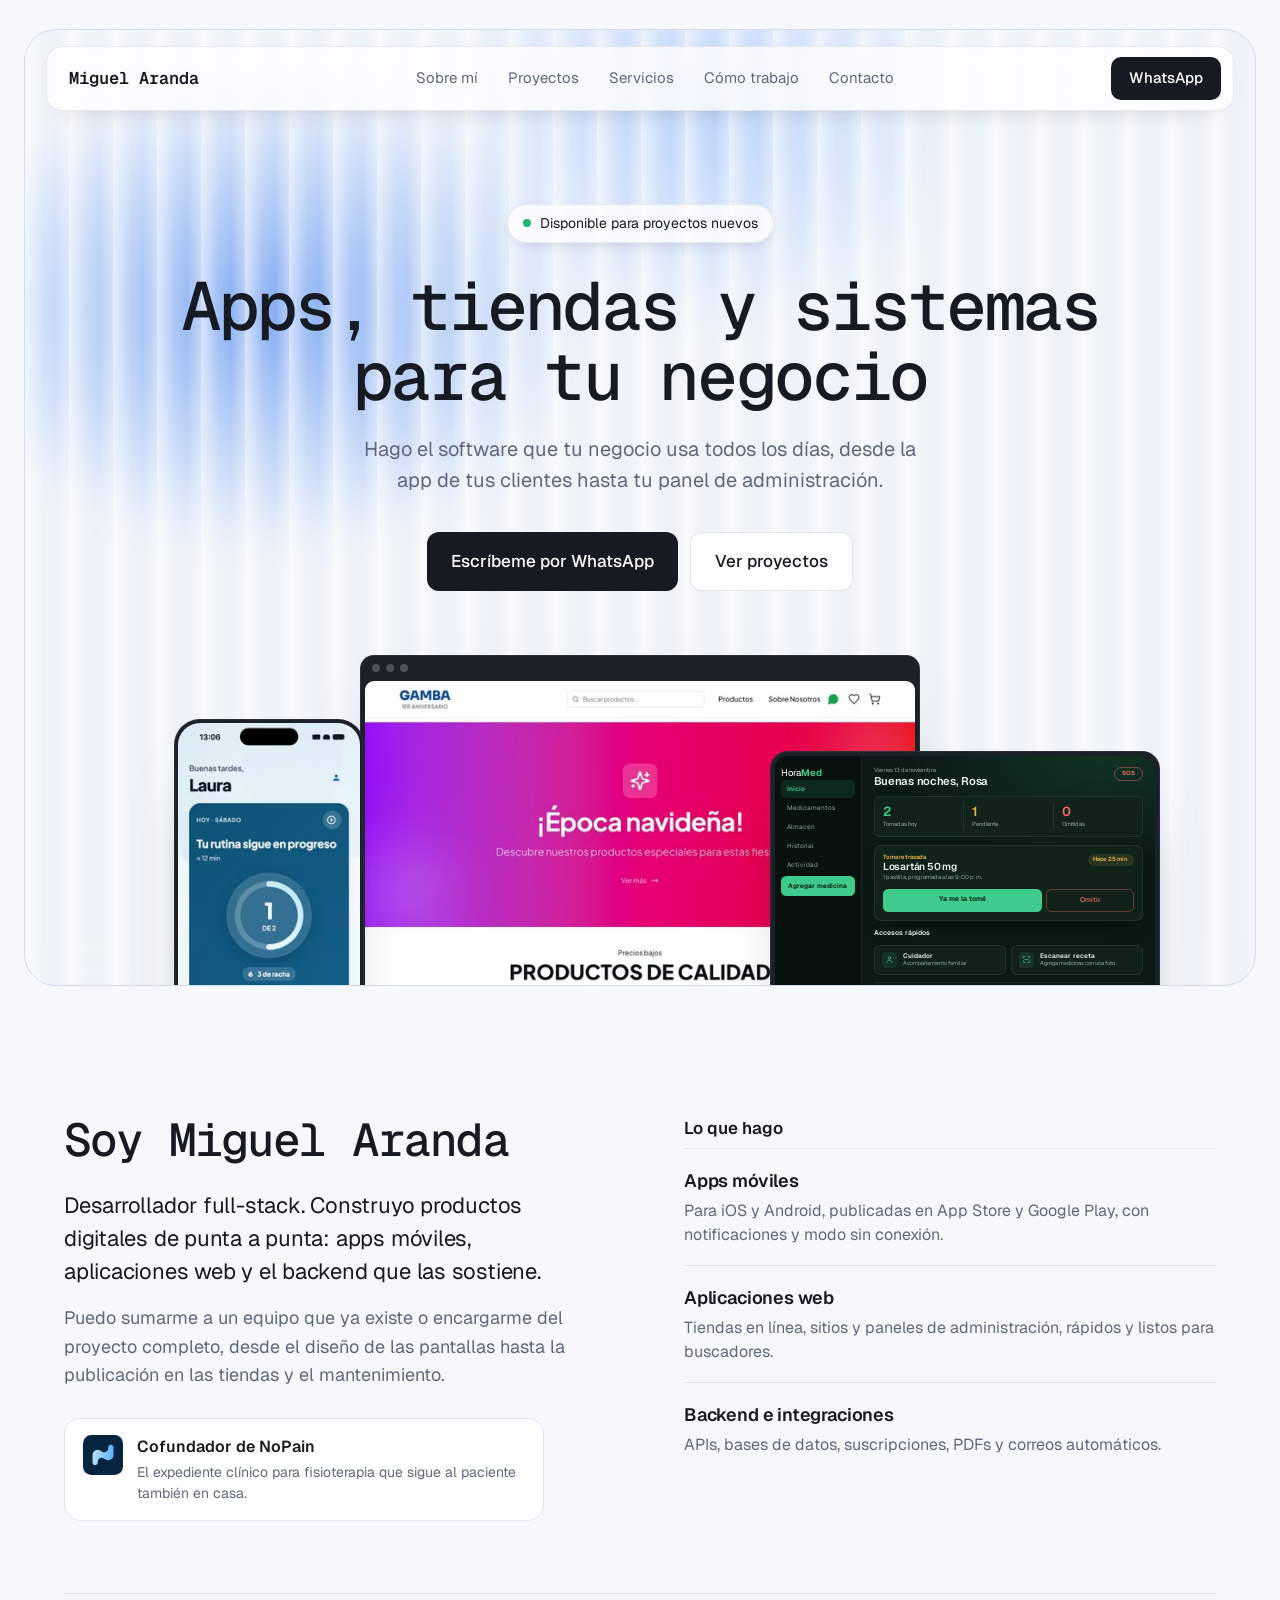
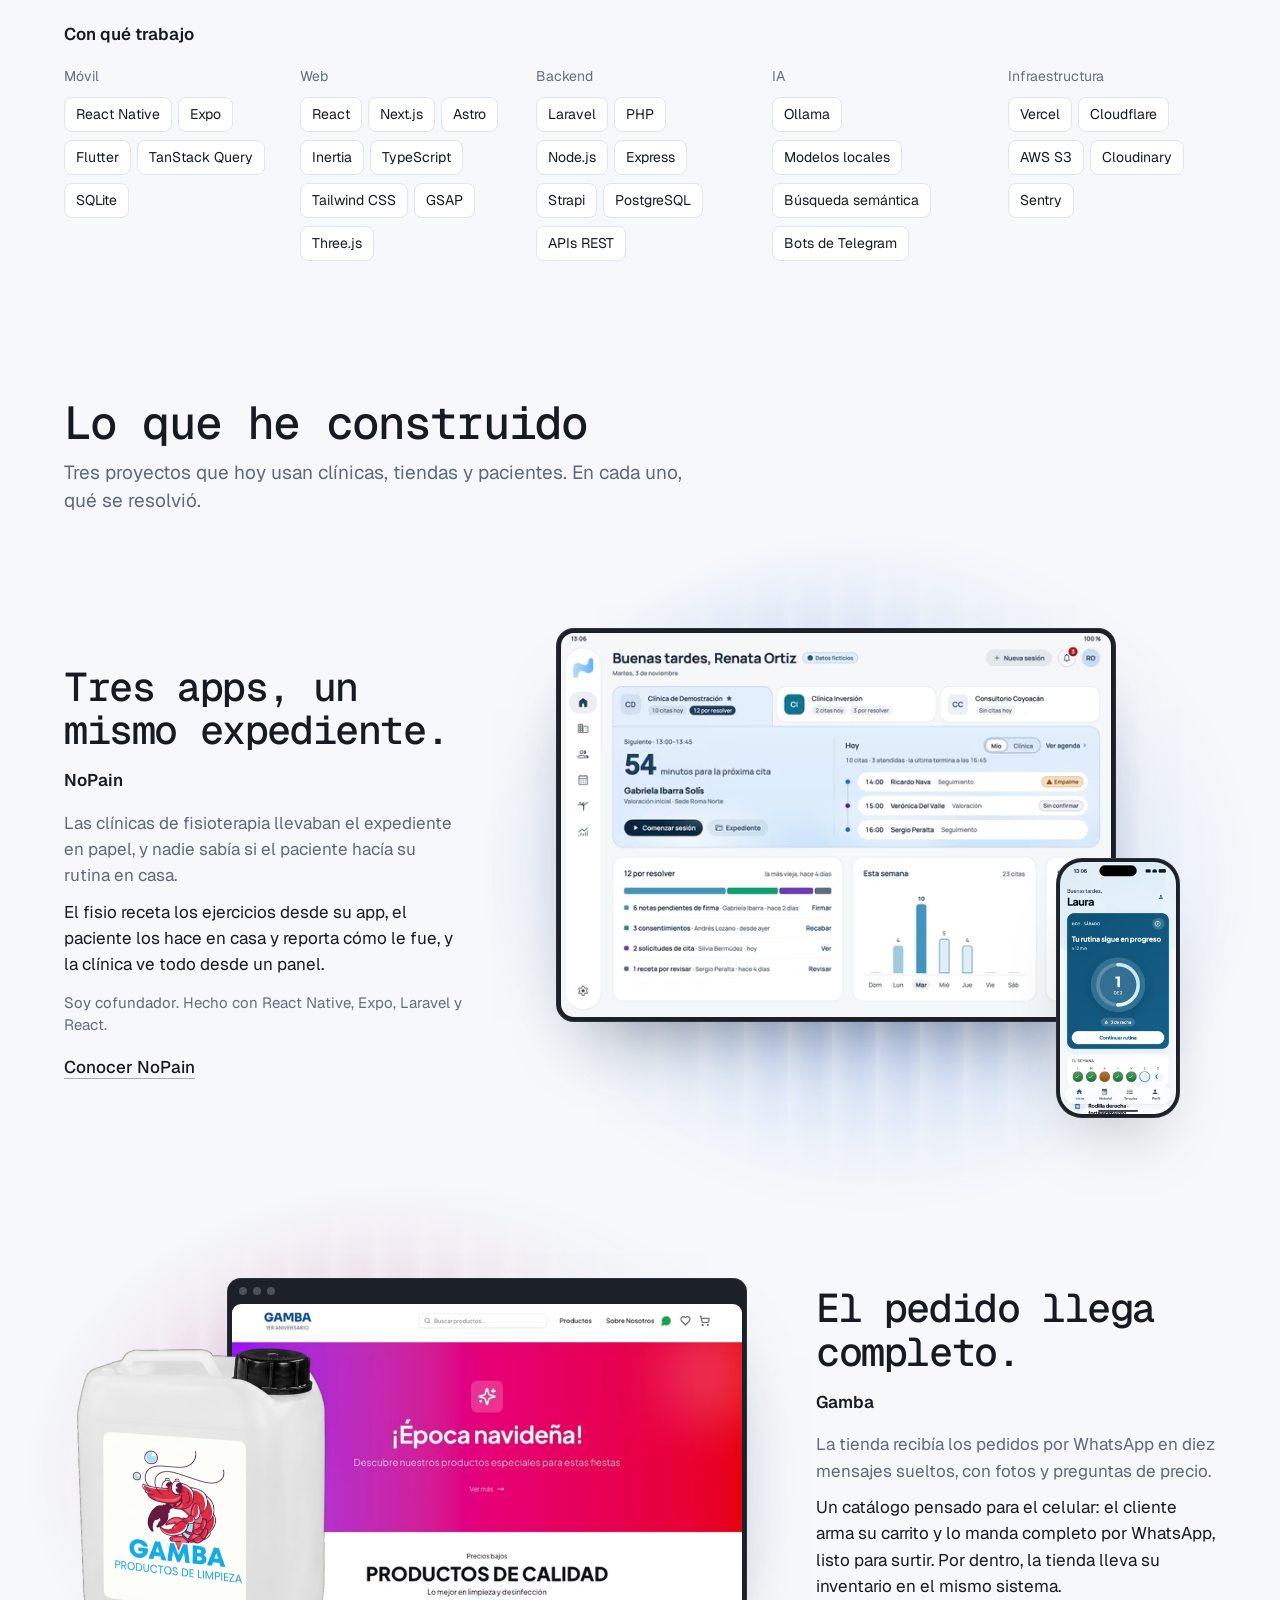
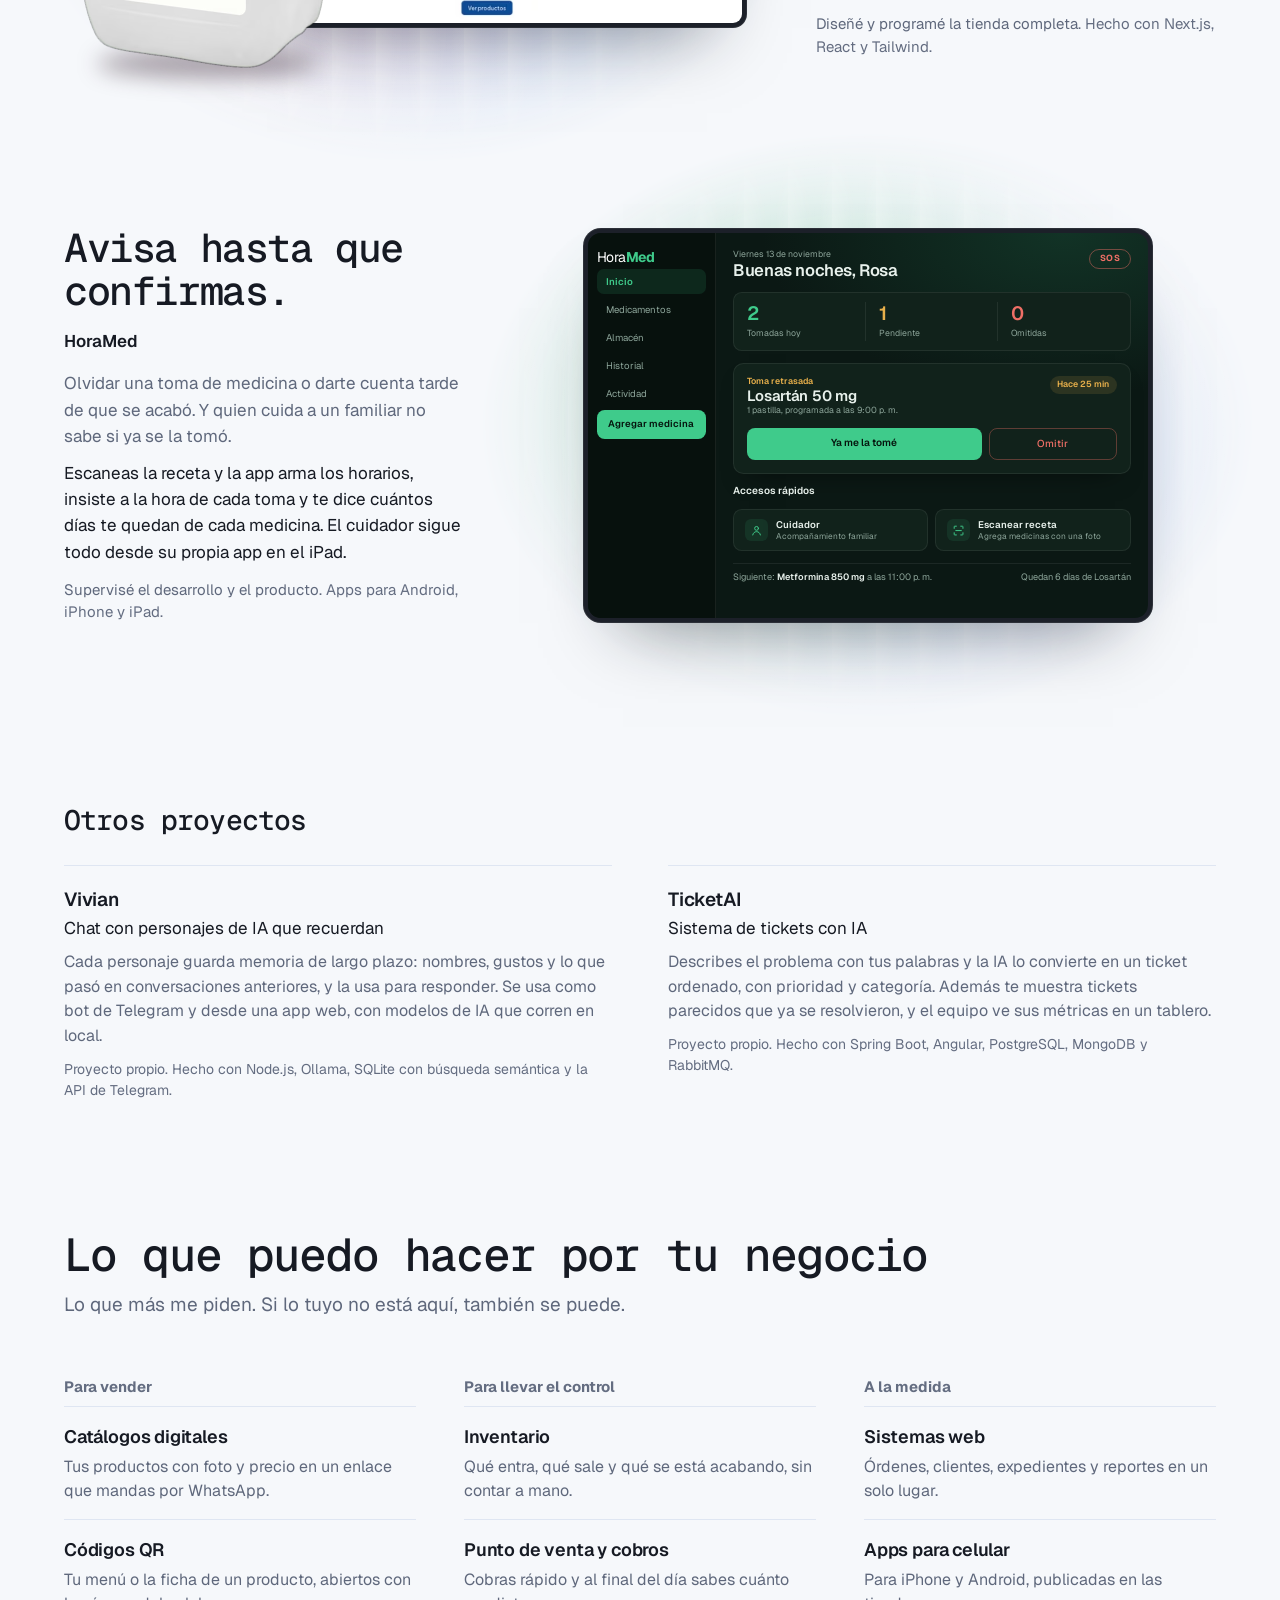
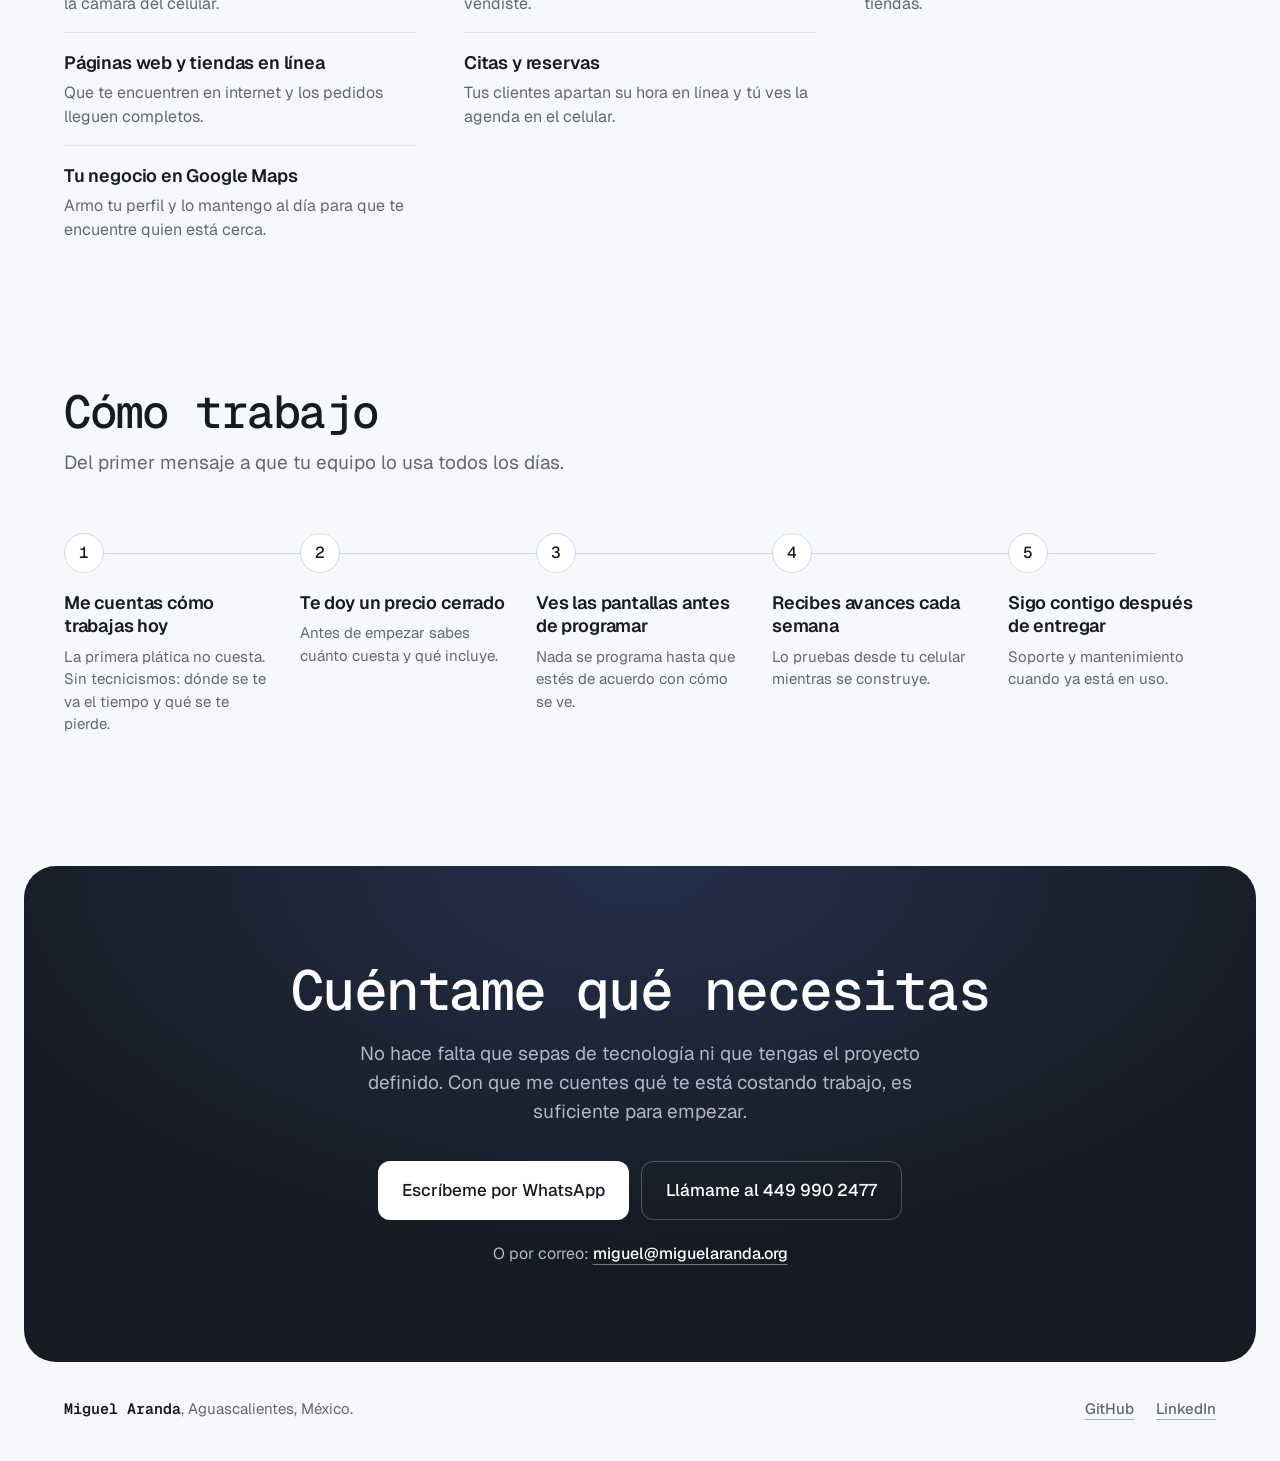
<file: index.html>
<!doctype html>
<html lang="es">
<head>
<meta charset="utf-8">
<meta name="viewport" content="width=device-width, initial-scale=1">
<title>Miguel Aranda — Sistemas y digitalización</title>
<meta name="description" content="Desarrollador full-stack en Aguascalientes, México. Apps móviles, tiendas en línea, sistemas web y el backend que los sostiene.">
<link rel="icon" href="data:image/svg+xml,<svg xmlns='http://www.w3.org/2000/svg' viewBox='0 0 100 100'><text y='.9em' font-size='90'>M</text></svg>">

<meta property="og:type" content="website">
<meta property="og:title" content="Miguel Aranda — Sistemas y digitalización">
<meta property="og:description" content="Apps, tiendas y sistemas para tu negocio. Desarrollador full-stack en Aguascalientes, México.">
<meta property="og:url" content="https://miguelaranda.org/">
<meta property="og:locale" content="es_MX">
<meta name="theme-color" content="#F6F8FB">

<link rel="preconnect" href="https://fonts.googleapis.com">
<link rel="preconnect" href="https://fonts.gstatic.com" crossorigin>
<link rel="stylesheet" href="https://fonts.googleapis.com/css2?family=Geist:wght@400..700&family=Geist+Mono:wght@400..600&display=swap">

<style>
  :root {
    --fondo:#F6F8FB;
    --hielo:#EEF3FA;
    --tinta:#161A23;
    --gris:#5F687C;
    --gris-suave:#646D81;
    --linea:#DFE6F2;
    --azul:#4F7FE0;
    --verde:#22B573;
    --marco:#1C2029;
    --mono:'Geist Mono',ui-monospace,monospace;
    --sans:Geist,system-ui,-apple-system,'Segoe UI',sans-serif;
  }
  *,*::before,*::after { box-sizing:border-box; }
  html { scroll-behavior:smooth; scroll-padding-top:96px; -webkit-text-size-adjust:100%; }
  body { margin:0; background:var(--fondo); color:var(--tinta); font-family:var(--sans); font-size:17px; line-height:1.5; -webkit-font-smoothing:antialiased; }
  h1,h2,h3,p,ol,ul { margin:0; }
  ol,ul { padding:0; list-style:none; }
  a { color:inherit; }
  img { display:block; max-width:100%; }
  :focus-visible { outline:2px solid var(--azul); outline-offset:3px; border-radius:6px; }

  .pagina { max-width:1280px; margin:0 auto; padding:24px 24px 32px; overflow-x:clip; }
  .seccion { padding:130px 40px 0; }
  .titulo { font-family:var(--mono); font-weight:500; font-size:46px; letter-spacing:-.04em; line-height:1.05; }
  .bajada { margin:12px 0 56px; max-width:40rem; font-size:19px; color:var(--gris); }
  .lnk { font-weight:500; text-underline-offset:5px; text-decoration-color:rgba(22,26,35,.35); }
  .lnk:hover { text-decoration-color:currentColor; }
  .btn { display:inline-flex; align-items:center; justify-content:center; text-decoration:none; font-weight:500; font-size:17px; border-radius:12px; padding:16px 24px; transition:transform .2s ease, box-shadow .2s ease; }
  .btn:hover { transform:translateY(-1px); }
  .btn-tinta { background:var(--tinta); color:#fff; }
  .btn-claro { background:rgba(255,255,255,.8); border:1px solid rgba(22,26,35,.1); }

  /* ---------- Menú pegado ---------- */
  .menu { position:sticky; top:12px; z-index:50; margin:22px 22px -82px; display:flex; align-items:center; justify-content:space-between; gap:12px;
    background:rgba(255,255,255,.75); border:1px solid rgba(22,26,35,.08); border-radius:16px; padding:10px 12px 10px 22px;
    -webkit-backdrop-filter:blur(10px); backdrop-filter:blur(10px); box-shadow:0 10px 30px -22px rgba(22,26,35,.4); }
  .menu-nombre { font-family:var(--mono); font-weight:600; font-size:17px; text-decoration:none; white-space:nowrap; }
  .menu-links { display:flex; gap:6px; font-size:15px; color:var(--gris); }
  .menu-links a { text-decoration:none; padding:7px 12px; border-radius:9px; white-space:nowrap; transition:background .2s ease, color .2s ease; }
  .menu-links a:hover { color:var(--tinta); }
  .menu-links a[aria-current="true"] { background:#E6EEFC; color:var(--tinta); font-weight:500; }
  .menu-wa { text-decoration:none; background:var(--tinta); color:#fff; border-radius:10px; padding:10px 18px; font-size:15px; font-weight:500; white-space:nowrap; }

  /* ---------- Portada: vidrio acanalado ---------- */
  .portada { position:relative; border-radius:32px; overflow:hidden; background:var(--hielo); border:1px solid #CFDCF2; padding:174px 22px 0; min-height:900px; }
  .luz { position:absolute; border-radius:50%; pointer-events:none; animation:deriva 14s ease-in-out infinite alternate; }
  .vidrio { position:absolute; inset:0; pointer-events:none;
    background:repeating-linear-gradient(90deg,rgba(255,255,255,.62) 0px,rgba(255,255,255,.12) 18px,rgba(255,255,255,0) 30px,rgba(255,255,255,.38) 44px);
    -webkit-backdrop-filter:blur(22px); backdrop-filter:blur(22px); }
  .portada-texto { position:relative; text-align:center; }
  .pill { display:inline-flex; align-items:center; gap:9px; background:rgba(255,255,255,.75); border:1px solid rgba(22,26,35,.08); border-radius:999px; padding:8px 15px; font-size:14px; box-shadow:0 6px 18px -10px rgba(22,26,35,.25); }
  .punto { width:8px; height:8px; border-radius:50%; background:var(--verde); }
  .portada h1 { font-family:var(--mono); font-weight:500; font-size:68px; line-height:1.04; letter-spacing:-.04em; margin:28px 0 22px; }
  .portada-bajada { font-size:20px; line-height:1.55; color:var(--gris); max-width:36rem; margin:0 auto 36px; }
  .portada-botones { display:flex; gap:12px; justify-content:center; }
  .escenario { position:relative; height:330px; margin-top:64px; }
  .escenario > * { position:absolute; }
  .esc-web { left:50%; top:0; margin-left:-280px; }
  .esc-web .web { width:560px; }
  .esc-tel .tel { width:190px; }
  .esc-ipad .tablet { width:390px; }
  .esc-tel { left:calc(50% - 466px); top:64px; z-index:2; }
  .esc-ipad { left:calc(50% + 130px); top:96px; }

  /* ---------- Dispositivos ---------- */
  .marco { background:var(--marco); box-shadow:inset 0 0 0 1px rgba(255,255,255,.07),0 40px 70px -40px rgba(22,26,35,.5); }
  .tel { border-radius:26px; padding:4px; }
  .tel img { width:100%; height:auto; border-radius:22px; }
  .tablet { border-radius:18px; padding:5px; }
  .tablet img, .tablet .pantalla { width:100%; height:auto; border-radius:13px; overflow:hidden; }
  .web { border-radius:14px; padding:0 5px 5px; }
  .web-puntos { display:flex; gap:6px; padding:9px 7px; }
  .web-puntos span { width:8px; height:8px; border-radius:50%; background:rgba(255,255,255,.22); }
  .web img { width:100%; height:auto; aspect-ratio:16/10; object-fit:cover; object-position:top; border-radius:9px; }
  .flota { animation:flota 8s ease-in-out infinite; }
  .flota-b { animation:flota 7s ease-in-out -3s infinite; }

  /* ---------- HoraMed dibujado (1em = 10 px de una pantalla de 640) ---------- */
  .ipad { container-type:inline-size; }
  .hm { font-size:calc(100cqw / 64); display:flex; height:44em; color:#E8F1EC; font-family:var(--sans); line-height:1.25;
    background:radial-gradient(90% 70% at 85% 0%,#123326 0%,#0B1814 60%); }
  .hm p { margin:0; }
  .hm-lado { width:14.6em; flex:none; background:#07110D; border-right:1px solid rgba(255,255,255,.07); padding:1.8em 1em; display:flex; flex-direction:column; gap:.3em; }
  .hm-logo { color:#fff; font-size:1.6em; letter-spacing:-.02em; margin:0 0 1.1em .5em; }
  .hm-logo b { color:#3FCB8B; }
  .hm-nav { padding:.7em 1em; border-radius:.7em; font-size:1.1em; color:#8DA59A; }
  .hm-nav.activo { background:rgba(63,203,139,.12); color:#3FCB8B; font-weight:600; }
  .hm-agregar { margin-top:auto; background:#3FCB8B; color:#05140D; border-radius:.8em; padding:.9em; text-align:center; font-size:1.1em; font-weight:600; }
  .hm-main { flex:1; padding:1.8em 2em; display:flex; flex-direction:column; gap:1.3em; min-width:0; }
  .hm-fila { display:flex; justify-content:space-between; align-items:flex-start; }
  .hm-chico { font-size:1em; color:#8DA59A; }
  .hm-saludo { font-size:1.9em; font-weight:600; letter-spacing:-.025em; margin-top:.1em; }
  .hm-sos { border:1px solid rgba(239,111,102,.45); color:#EF6F66; border-radius:999px; padding:.4em 1.1em; font-size:1em; font-weight:700; letter-spacing:.04em; }
  .hm-caja { background:#11221B; border:1px solid rgba(255,255,255,.07); border-radius:1em; }
  .hm-stats { display:flex; padding:1.1em 0; }
  .hm-stat { flex:1; padding:.2em 1.4em; }
  .hm-stat + .hm-stat { border-left:1px solid rgba(255,255,255,.07); }
  .hm-num { font-size:2.2em; font-weight:600; line-height:1; letter-spacing:-.02em; }
  .hm-stat .hm-chico { margin-top:.5em; }
  .hm-toma { padding:1.4em; border-radius:1.2em; box-shadow:0 1.4em 2.8em -1.8em rgba(0,0,0,.6); }
  .hm-ambar { color:#E8B04B; }
  .hm-med { font-size:1.7em; font-weight:600; letter-spacing:-.02em; margin-top:.15em; }
  .hm-badge { background:rgba(232,176,75,.12); color:#E8B04B; border-radius:999px; padding:.4em .9em; font-size:1em; font-weight:600; white-space:nowrap; }
  .hm-botones { display:flex; gap:.8em; margin-top:1.3em; }
  .hm-botones span { border-radius:.8em; padding:.9em; text-align:center; font-size:1.15em; }
  .hm-ok { flex:2; background:#3FCB8B; color:#05140D; font-weight:600; }
  .hm-omitir { flex:1; border:1px solid rgba(239,111,102,.35); color:#EF6F66; font-weight:500; }
  .hm-sub { font-size:1.15em; font-weight:600; }
  .hm-accesos { display:flex; gap:.8em; }
  .hm-acceso { flex:1; display:flex; align-items:center; gap:1em; padding:1em 1.2em; }
  .hm-icono { flex:none; width:2.6em; height:2.6em; border-radius:.7em; background:rgba(63,203,139,.1); display:grid; place-items:center; }
  .hm-icono svg { width:1.5em; height:1.5em; }
  .hm-acceso b { display:block; font-size:1.1em; font-weight:600; }
  .hm-acceso span span { font-size:.95em; color:#8DA59A; }
  .hm-pie { display:flex; justify-content:space-between; gap:1em; font-size:1.05em; color:#8DA59A; border-top:1px solid rgba(255,255,255,.07); padding-top:.9em; }
  .hm-pie b { color:#E8F1EC; font-weight:600; }

  /* ---------- Sobre mí ---------- */
  .sobre-grid { display:grid; grid-template-columns:minmax(0,1fr) minmax(0,1fr); gap:88px; align-items:start; }
  .sobre-lead { margin-top:24px; font-size:22px; line-height:1.5; letter-spacing:-.01em; }
  .sobre-p { margin-top:16px; font-size:18px; line-height:1.6; color:var(--gris); }
  .nota { margin-top:28px; display:flex; gap:14px; align-items:flex-start; background:#fff; border:1px solid var(--linea); border-radius:16px; padding:16px 18px; max-width:30rem; }
  .nota-logo { flex:none; width:40px; height:40px; }
  .nota b { display:block; font-size:16px; font-weight:600; }
  .nota p span { display:block; margin-top:3px; font-size:14px; line-height:1.5; color:var(--gris); }
  .etiqueta { font-size:17px; font-weight:600; }
  .hago li { padding:18px 0; border-top:1px solid var(--linea); }
  .hago li:first-child { margin-top:6px; }
  .hago b { display:block; font-size:18px; font-weight:600; letter-spacing:-.01em; }
  .hago span { display:block; margin-top:5px; font-size:16px; line-height:1.5; color:var(--gris); }
  .stack { margin-top:72px; padding-top:28px; border-top:1px solid var(--linea); }
  .stack-grid { margin-top:18px; display:grid; grid-template-columns:repeat(5,minmax(0,1fr)); gap:28px; }
  .stack-grupo { font-size:14px; color:var(--gris-suave); margin-bottom:10px; }
  .chip { display:inline-block; background:#fff; border:1px solid var(--linea); border-radius:8px; padding:6px 11px; font-size:14px; margin:0 6px 8px 0; }

  /* ---------- Fichas de proyecto ---------- */
  .ficha { display:grid; grid-template-columns:400px minmax(0,1fr); gap:56px; align-items:center; }
  .ficha + .ficha { margin-top:48px; }
  .ficha.al-reves { grid-template-columns:minmax(0,1fr) 400px; }
  .ficha.al-reves .ficha-texto { order:2; }
  .ficha h3 { font-family:var(--mono); font-size:40px; font-weight:500; letter-spacing:-.035em; line-height:1.08; }
  .ficha-nombre { margin-top:16px; font-size:17px; font-weight:600; }
  .ficha-problema { margin-top:16px; line-height:1.55; color:var(--gris); }
  .ficha-hice { margin-top:10px; line-height:1.55; }
  .ficha-rol { margin-top:14px; font-size:15px; color:var(--gris); }
  .ficha-rol span { color:var(--gris-suave); }
  .ficha .lnk { display:inline-block; margin-top:18px; }

  /* El mismo vidrio de la portada, muy transparente y fundido con la página */
  .panel { position:relative; padding:56px 48px; display:grid; grid-template-columns:minmax(0,1fr); place-items:center; }
  .panel::before, .panel::after { content:""; position:absolute; inset:-40px; pointer-events:none;
    -webkit-mask-image:radial-gradient(closest-side,#000 45%,transparent 100%); mask-image:radial-gradient(closest-side,#000 45%,transparent 100%); }
  .panel::before { background:radial-gradient(50% 60% at 36% 40%,var(--luz) 0%,transparent 100%),radial-gradient(45% 50% at 70% 66%,rgba(185,207,245,.82) 0%,transparent 100%),var(--hielo); }
  .panel::after { background:repeating-linear-gradient(90deg,rgba(255,255,255,.55) 0px,rgba(255,255,255,.1) 18px,rgba(255,255,255,0) 30px,rgba(255,255,255,.32) 44px); }
  .panel > * { position:relative; z-index:1; }
  .luz-nopain { --luz:rgba(147,181,242,.82); }
  .luz-gamba { --luz:rgba(232,179,208,.82); }
  .luz-horamed { --luz:rgba(147,212,176,.82); }

  .esc-nopain { position:relative; width:560px; margin:0 64px 96px 0; }
  .esc-nopain .tel { position:absolute; width:124px; right:-64px; bottom:-96px; }
  .esc-gamba { position:relative; width:520px; margin:0 0 40px 150px; }
  .bidon { position:absolute; left:-150px; bottom:-40px; height:320px; }
  .bidon::before { content:""; position:absolute; left:8%; right:4%; bottom:-10px; height:9%; border-radius:50%; background:rgba(40,20,35,.38); filter:blur(11px); }
  .bidon img { position:relative; height:100%; width:auto; }
  .esc-horamed { width:min(570px,100%); }

  .otros { margin-top:120px; }
  .otros h3 { font-family:var(--mono); font-weight:500; font-size:28px; letter-spacing:-.03em; }
  .otros-grid { margin-top:24px; display:grid; grid-template-columns:repeat(2,minmax(0,1fr)); gap:56px; }
  .otro { padding-top:20px; border-top:1px solid var(--linea); }
  .otro-nombre { font-size:19px; font-weight:600; letter-spacing:-.01em; }
  .otro-que { margin-top:2px; }
  .otro-desc { margin-top:8px; font-size:16px; line-height:1.55; color:var(--gris); max-width:34rem; }
  .otro-tec { margin-top:10px; font-size:14px; color:var(--gris-suave); }

  /* ---------- Servicios y proceso ---------- */
  .servicios { display:grid; grid-template-columns:repeat(3,minmax(0,1fr)); gap:48px; }
  .serv-grupo { font-size:15px; color:var(--gris-suave); margin-bottom:8px; }
  .serv { padding:16px 0; border-top:1px solid var(--linea); }
  .serv b { display:block; font-size:18px; font-weight:600; letter-spacing:-.01em; }
  .serv span { display:block; margin-top:5px; font-size:16px; line-height:1.5; color:var(--gris); }
  .pasos { position:relative; display:grid; grid-template-columns:repeat(5,minmax(0,1fr)); gap:28px; }
  .pasos::before { content:""; position:absolute; left:20px; right:60px; top:20px; height:1px; background:#CFDCF2; }
  .paso { position:relative; padding-top:58px; }
  .paso-n { position:absolute; top:0; left:0; width:40px; height:40px; border-radius:50%; background:#fff; border:1px solid #CFDCF2; display:grid; place-items:center; font-family:var(--mono); font-size:16px; font-weight:500; }
  .paso b { display:block; font-size:18px; font-weight:600; line-height:1.3; letter-spacing:-.01em; }
  .paso b + span { display:block; margin-top:8px; font-size:15px; line-height:1.5; color:var(--gris); }

  /* ---------- Contacto y pie ---------- */
  .contacto { padding:130px 0 0; }
  .contacto-caja { border-radius:32px; background:radial-gradient(90% 120% at 50% 0%,#24304A 0%,var(--tinta) 65%); color:#fff; text-align:center; padding:96px 80px; }
  .contacto h2 { font-family:var(--mono); font-weight:500; font-size:56px; letter-spacing:-.04em; line-height:1.05; }
  .contacto-p { font-size:19px; line-height:1.55; color:#AEB7C8; max-width:36rem; margin:18px auto 34px; }
  .contacto-botones { display:flex; gap:12px; justify-content:center; }
  .btn-blanco { background:#fff; color:var(--tinta); }
  .btn-borde { color:#fff; border:1px solid rgba(255,255,255,.25); }
  .contacto-correo { margin-top:22px; font-size:16px; color:#AEB7C8; }
  .contacto-correo a { color:#fff; text-decoration-color:rgba(255,255,255,.4); }
  .pie { display:flex; justify-content:space-between; align-items:center; gap:16px; padding:36px 40px 8px; font-size:15px; color:var(--gris); }
  .pie b { font-family:var(--mono); font-weight:600; color:var(--tinta); }
  .pie-links { display:flex; gap:22px; }

  /* ---------- Movimiento ---------- */
  @keyframes entra { from { opacity:0; transform:translateY(18px); } to { opacity:1; transform:none; } }
  @keyframes flota { 0%,100% { transform:translateY(0); } 50% { transform:translateY(-12px); } }
  @keyframes deriva { 0% { transform:translate(-140px,-30px) scale(1); } 100% { transform:translate(170px,50px) scale(1.12); } }
  .en { animation:entra .9s cubic-bezier(.2,.8,.2,1) both; }
  @media (prefers-reduced-motion: reduce) {
    html { scroll-behavior:auto; }
    *, *::before, *::after { animation:none !important; transition:none !important; }
  }

  /* ---------- Tableta ---------- */
  @media (max-width:1100px) {
    .seccion { padding-left:16px; padding-right:16px; }
    .ficha, .ficha.al-reves { grid-template-columns:minmax(0,1fr); gap:28px; }
    .ficha.al-reves .ficha-texto { order:0; }
    .ficha .panel { order:-1; }
    .ficha-texto { max-width:40rem; }
    .ficha + .ficha { margin-top:80px; }
    .stack-grid { grid-template-columns:repeat(3,minmax(0,1fr)); }
    .pasos { grid-template-columns:1fr; gap:0; }
    .pasos::before { left:20px; right:auto; top:20px; bottom:40px; width:1px; height:auto; }
    .paso { padding:0 0 26px 60px; }
    .paso b { padding-top:8px; }
    .menu-links a { padding:7px 9px; }
  }
  @media (max-width:900px) {
    html { scroll-padding-top:120px; }
    .menu { flex-wrap:wrap; margin:12px 12px -112px; padding:9px 9px 9px 16px; border-radius:14px; }
    .menu-nombre { font-size:15px; }
    .menu-wa { padding:9px 14px; font-size:14px; border-radius:9px; }
    .menu-links { order:3; width:100%; overflow-x:auto; scrollbar-width:none; margin:2px -9px -2px -10px; padding:0 4px; font-size:14px; }
    .menu-links::-webkit-scrollbar { display:none; }
    .portada { padding:140px 12px 0; min-height:0; border-radius:26px; }
    .portada h1 { font-size:clamp(34px,9.5vw,60px); line-height:1.08; letter-spacing:-.045em; }
    .portada-bajada { font-size:17px; }
    .escenario { height:270px; margin-top:44px; }
    .esc-web { display:none; }
    .esc-tel { left:10px; top:10px; }
    .esc-tel .tel { width:150px; }
    .esc-ipad { left:auto; right:-80px; top:70px; }
    .esc-ipad .tablet { width:260px; }
    .sobre-grid { grid-template-columns:1fr; gap:36px; }
    .servicios { grid-template-columns:1fr; gap:28px; }
    .contacto-caja { padding:72px 28px; }
    .contacto h2 { font-size:40px; }
  }
  @media (max-width:640px) {
    body { font-size:16px; }
    .pagina { padding:12px 12px 24px; }
    .seccion { padding:84px 12px 0; }
    .titulo { font-size:32px; line-height:1.1; }
    .bajada { font-size:17px; margin-bottom:36px; }
    .portada-botones, .contacto-botones { flex-direction:column; }
    .btn { width:100%; }
    .sobre-lead { font-size:18px; margin-top:16px; }
    .sobre-p { font-size:16px; }
    .stack { margin-top:40px; }
    .stack-grid { grid-template-columns:1fr; gap:18px; }
    .chip { font-size:13px; }
    .ficha h3 { font-size:30px; }
    .ficha + .ficha { margin-top:56px; }
    .panel { padding:40px 18px; }
    .panel::before, .panel::after { inset:-20px -12px; }
    .esc-nopain { width:min(280px,72vw); margin:0 30px 50px 0; }
    .esc-nopain .tel { width:28%; right:-30px; bottom:-50px; }
    .esc-gamba { width:min(270px,68vw); margin:0 0 20px 70px; }
    .bidon { left:-70px; bottom:-20px; height:170px; }
    .bidon::before { filter:blur(6px); bottom:-5px; }
    .otros { margin-top:72px; }
    .otros h3 { font-size:24px; }
    .otros-grid { grid-template-columns:1fr; gap:28px; }
    .otro-nombre { font-size:18px; }
    .otro-desc { font-size:15px; }
    .contacto { padding-top:60px; }
    .contacto-caja { padding:56px 22px; border-radius:26px; }
    .contacto h2 { font-size:32px; line-height:1.1; }
    .contacto-p { font-size:16px; }
    .pie { flex-direction:column; align-items:flex-start; padding:26px 12px 0; font-size:14px; }
  }
</style>
</head>
<body>
<div class="pagina">

  <nav class="menu" aria-label="Secciones">
    <a class="menu-nombre" href="#inicio">Miguel Aranda</a>
    <div class="menu-links">
      <a href="#sobre-mi">Sobre mí</a>
      <a href="#proyectos">Proyectos</a>
      <a href="#servicios">Servicios</a>
      <a href="#proceso">Cómo trabajo</a>
      <a href="#contacto">Contacto</a>
    </div>
    <a class="menu-wa" href="https://wa.me/524499902477?text=Hola%20Miguel%2C%20quiero%20platicar%20de%20un%20proyecto">WhatsApp</a>
  </nav>

  <header class="portada" id="inicio">
    <div class="luz" aria-hidden="true" style="width:640px;height:480px;left:-80px;top:40px;background:radial-gradient(closest-side,#7FA9F2,rgba(255,255,255,0))"></div>
    <div class="luz" aria-hidden="true" style="width:520px;height:420px;left:420px;top:-120px;background:radial-gradient(closest-side,#B9D2FA,rgba(255,255,255,0));animation-delay:-6s"></div>
    <div class="vidrio" aria-hidden="true"></div>

    <div class="portada-texto">
      <span class="pill en"><span class="punto"></span>Disponible para proyectos nuevos</span>
      <h1 class="en" style="animation-delay:.15s">Apps, tiendas y sistemas<br>para tu negocio</h1>
      <p class="portada-bajada en" style="animation-delay:.3s">Hago el software que tu negocio usa todos los días, desde la app de tus clientes hasta tu panel de administración.</p>
      <div class="portada-botones en" style="animation-delay:.45s">
        <a class="btn btn-tinta" href="https://wa.me/524499902477?text=Hola%20Miguel%2C%20quiero%20platicar%20de%20un%20proyecto">Escríbeme por WhatsApp</a>
        <a class="btn btn-claro" href="#proyectos">Ver proyectos</a>
      </div>
    </div>

    <div class="escenario" aria-hidden="true">
      <div class="esc-web en" style="animation-delay:.7s">
        <div class="web marco flota">
          <div class="web-puntos"><span></span><span></span><span></span></div>
          <picture>
            <source media="(max-width:900px)" srcset="[data-uri]">
            <source type="image/avif" srcset="img/gamba-tienda-640.avif 640w, img/gamba-tienda-1120.avif 1120w" sizes="550px">
            <img src="img/gamba-tienda-640.jpg" srcset="img/gamba-tienda-640.jpg 640w, img/gamba-tienda-1120.jpg 1120w" sizes="550px" width="640" height="400" alt="" fetchpriority="high">
          </picture>
        </div>
      </div>
      <div class="esc-tel en" style="animation-delay:.9s">
        <div class="tel marco flota-b">
          <picture>
            <source type="image/avif" srcset="img/nopain-paciente-200.avif 200w, img/nopain-paciente-400.avif 400w" sizes="(max-width:900px) 150px, 190px">
            <img src="img/nopain-paciente-400.jpg" srcset="img/nopain-paciente-200.jpg 200w, img/nopain-paciente-400.jpg 400w" sizes="(max-width:900px) 150px, 190px" width="400" height="867" alt="">
          </picture>
        </div>
      </div>
      <div class="esc-ipad en" style="animation-delay:1.05s">
        <div class="tablet marco flota-b"><div class="pantalla ipad" data-horamed></div></div>
      </div>
    </div>
  </header>

  <main>
    <section class="seccion" id="sobre-mi">
      <div class="sobre-grid">
        <div>
          <h2 class="titulo">Soy Miguel Aranda</h2>
          <p class="sobre-lead">Desarrollador full-stack. Construyo productos digitales de punta a punta: apps móviles, aplicaciones web y el backend que las sostiene.</p>
          <p class="sobre-p">Puedo sumarme a un equipo que ya existe o encargarme del proyecto completo, desde el diseño de las pantallas hasta la publicación en las tiendas y el mantenimiento.</p>
          <div class="nota">
            <svg class="nota-logo" viewBox="0 0 90 90" aria-hidden="true"><rect width="90" height="90" rx="18.88" fill="#06243F"/><path d="M68.5883 44.9449C68.585 49.1835 66.2907 53.1062 62.6048 55.2092C58.9774 57.2788 54.5049 57.2829 50.8832 55.2034L46.41 52.6349C40.5559 49.2736 33.2512 53.4926 33.2512 60.2351V61.8892C33.2512 64.0126 32.1117 65.9731 30.2652 67.0266C26.3144 69.2806 21.3987 66.4324 21.3987 61.8892V45.0546C21.3987 40.859 23.6412 36.9823 27.2811 34.8857C30.9074 32.7968 35.3726 32.7907 39.0046 34.8694L43.4867 37.4347C49.4144 40.8273 56.8031 36.5692 56.8257 29.7474L56.8313 28.0512C56.8381 26.0008 57.9148 24.1022 59.6724 23.0417C63.5964 20.674 68.6051 23.4974 68.6015 28.0752L68.5883 44.9449Z" fill="url(#np-degradado)"/><defs><linearGradient id="np-degradado" x1="21.4" y1="45" x2="68.6" y2="45" gradientUnits="userSpaceOnUse"><stop stop-color="#B9DDF3"/><stop offset="1" stop-color="#5DB4FF"/></linearGradient></defs></svg>
            <p><b>Cofundador de NoPain</b><span>El expediente clínico para fisioterapia que sigue al paciente también en casa.</span></p>
          </div>
        </div>
        <div>
          <h3 class="etiqueta">Lo que hago</h3>
          <ul class="hago">
            <li><b>Apps móviles</b><span>Para iOS y Android, publicadas en App Store y Google Play, con notificaciones y modo sin conexión.</span></li>
            <li><b>Aplicaciones web</b><span>Tiendas en línea, sitios y paneles de administración, rápidos y listos para buscadores.</span></li>
            <li><b>Backend e integraciones</b><span>APIs, bases de datos, suscripciones, PDFs y correos automáticos.</span></li>
          </ul>
        </div>
      </div>
      <div class="stack">
        <h3 class="etiqueta">Con qué trabajo</h3>
        <div class="stack-grid">
          <div><p class="stack-grupo">Móvil</p><span class="chip">React Native</span><span class="chip">Expo</span><span class="chip">Flutter</span><span class="chip">TanStack Query</span><span class="chip">SQLite</span></div>
          <div><p class="stack-grupo">Web</p><span class="chip">React</span><span class="chip">Next.js</span><span class="chip">Astro</span><span class="chip">Inertia</span><span class="chip">TypeScript</span><span class="chip">Tailwind CSS</span><span class="chip">GSAP</span><span class="chip">Three.js</span></div>
          <div><p class="stack-grupo">Backend</p><span class="chip">Laravel</span><span class="chip">PHP</span><span class="chip">Node.js</span><span class="chip">Express</span><span class="chip">Strapi</span><span class="chip">PostgreSQL</span><span class="chip">APIs REST</span></div>
          <div><p class="stack-grupo">IA</p><span class="chip">Ollama</span><span class="chip">Modelos locales</span><span class="chip">Búsqueda semántica</span><span class="chip">Bots de Telegram</span></div>
          <div><p class="stack-grupo">Infraestructura</p><span class="chip">Vercel</span><span class="chip">Cloudflare</span><span class="chip">AWS S3</span><span class="chip">Cloudinary</span><span class="chip">Sentry</span></div>
        </div>
      </div>
    </section>

    <section class="seccion" id="proyectos">
      <h2 class="titulo">Lo que he construido</h2>
      <p class="bajada">Tres proyectos que hoy usan clínicas, tiendas y pacientes. En cada uno, qué se resolvió.</p>

      <article class="ficha">
        <div class="ficha-texto">
          <h3>Tres apps, un mismo expediente.</h3>
          <p class="ficha-nombre">NoPain</p>
          <p class="ficha-problema">Las clínicas de fisioterapia llevaban el expediente en papel, y nadie sabía si el paciente hacía su rutina en casa.</p>
          <p class="ficha-hice">El fisio receta los ejercicios desde su app, el paciente los hace en casa y reporta cómo le fue, y la clínica ve todo desde un panel.</p>
          <p class="ficha-rol">Soy cofundador. <span>Hecho con React Native, Expo, Laravel y React.</span></p>
          <a class="lnk" href="https://www.nopain.mx">Conocer NoPain</a>
        </div>
        <div class="panel luz-nopain">
          <div class="esc-nopain flota">
            <div class="tablet marco">
              <picture>
                <source type="image/avif" srcset="img/nopain-pro-600.avif 600w, img/nopain-pro-1200.avif 1200w" sizes="(max-width:640px) 72vw, 550px">
                <img src="img/nopain-pro-600.jpg" srcset="img/nopain-pro-600.jpg 600w, img/nopain-pro-1200.jpg 1200w" sizes="(max-width:640px) 72vw, 550px" width="1200" height="838" loading="lazy" decoding="async" alt="App de NoPain para fisioterapeutas en un iPad: los minutos para la próxima cita, la agenda de hoy y los pendientes por resolver, con datos ficticios">
              </picture>
            </div>
            <div class="tel marco">
              <picture>
                <source type="image/avif" srcset="img/nopain-paciente-200.avif 200w, img/nopain-paciente-400.avif 400w" sizes="124px">
                <img src="img/nopain-paciente-200.jpg" srcset="img/nopain-paciente-200.jpg 200w, img/nopain-paciente-400.jpg 400w" sizes="124px" width="400" height="867" loading="lazy" decoding="async" alt="App del paciente de NoPain: su rutina del día en progreso, la racha y los días de la semana">
              </picture>
            </div>
          </div>
        </div>
      </article>

      <article class="ficha al-reves">
        <div class="ficha-texto">
          <h3>El pedido llega completo.</h3>
          <p class="ficha-nombre">Gamba</p>
          <p class="ficha-problema">La tienda recibía los pedidos por WhatsApp en diez mensajes sueltos, con fotos y preguntas de precio.</p>
          <p class="ficha-hice">Un catálogo pensado para el celular: el cliente arma su carrito y lo manda completo por WhatsApp, listo para surtir. Por dentro, la tienda lleva su inventario en el mismo sistema.</p>
          <p class="ficha-rol">Diseñé y programé la tienda completa. <span>Hecho con Next.js, React y Tailwind.</span></p>
        </div>
        <div class="panel luz-gamba">
          <div class="esc-gamba">
            <div class="web marco flota">
              <div class="web-puntos" aria-hidden="true"><span></span><span></span><span></span></div>
              <picture>
                <source type="image/avif" srcset="img/gamba-tienda-640.avif 640w, img/gamba-tienda-1120.avif 1120w" sizes="(max-width:640px) 68vw, 510px">
                <img src="img/gamba-tienda-640.jpg" srcset="img/gamba-tienda-640.jpg 640w, img/gamba-tienda-1120.jpg 1120w" sizes="(max-width:640px) 68vw, 510px" width="640" height="400" loading="lazy" decoding="async" alt="Página de inicio de la tienda en línea de Gamba, con su buscador y sus productos de limpieza">
              </picture>
            </div>
            <div class="bidon flota-b">
              <picture>
                <source type="image/avif" srcset="img/gamba-bidon-320.avif 248w, img/gamba-bidon-640.avif 497w" sizes="(max-width:640px) 132px, 249px">
                <img src="img/gamba-bidon-640.webp" srcset="img/gamba-bidon-320.webp 248w, img/gamba-bidon-640.webp 497w" sizes="(max-width:640px) 132px, 249px" width="497" height="640" loading="lazy" decoding="async" alt="Bidón de 20 litros con el logo de Gamba, productos de limpieza">
              </picture>
            </div>
          </div>
        </div>
      </article>

      <article class="ficha">
        <div class="ficha-texto">
          <h3>Avisa hasta que confirmas.</h3>
          <p class="ficha-nombre">HoraMed</p>
          <p class="ficha-problema">Olvidar una toma de medicina o darte cuenta tarde de que se acabó. Y quien cuida a un familiar no sabe si ya se la tomó.</p>
          <p class="ficha-hice">Escaneas la receta y la app arma los horarios, insiste a la hora de cada toma y te dice cuántos días te quedan de cada medicina. El cuidador sigue todo desde su propia app en el iPad.</p>
          <p class="ficha-rol">Supervisé el desarrollo y el producto. <span>Apps para Android, iPhone y iPad.</span></p>
        </div>
        <div class="panel luz-horamed">
          <div class="esc-horamed flota">
            <div class="tablet marco"><div class="pantalla ipad" data-horamed data-etiqueta></div></div>
          </div>
        </div>
      </article>

      <div class="otros">
        <h3>Otros proyectos</h3>
        <div class="otros-grid">
          <div class="otro">
            <p class="otro-nombre">Vivian</p>
            <p class="otro-que">Chat con personajes de IA que recuerdan</p>
            <p class="otro-desc">Cada personaje guarda memoria de largo plazo: nombres, gustos y lo que pasó en conversaciones anteriores, y la usa para responder. Se usa como bot de Telegram y desde una app web, con modelos de IA que corren en local.</p>
            <p class="otro-tec">Proyecto propio. Hecho con Node.js, Ollama, SQLite con búsqueda semántica y la API de Telegram.</p>
          </div>
          <div class="otro">
            <p class="otro-nombre">TicketAI</p>
            <p class="otro-que">Sistema de tickets con IA</p>
            <p class="otro-desc">Describes el problema con tus palabras y la IA lo convierte en un ticket ordenado, con prioridad y categoría. Además te muestra tickets parecidos que ya se resolvieron, y el equipo ve sus métricas en un tablero.</p>
            <p class="otro-tec">Proyecto propio. Hecho con Spring Boot, Angular, PostgreSQL, MongoDB y RabbitMQ.</p>
          </div>
        </div>
      </div>
    </section>

    <section class="seccion" id="servicios">
      <h2 class="titulo">Lo que puedo hacer por tu negocio</h2>
      <p class="bajada">Lo que más me piden. Si lo tuyo no está aquí, también se puede.</p>
      <div class="servicios">
        <div>
          <h3 class="serv-grupo">Para vender</h3>
          <p class="serv"><b>Catálogos digitales</b><span>Tus productos con foto y precio en un enlace que mandas por WhatsApp.</span></p>
          <p class="serv"><b>Códigos QR</b><span>Tu menú o la ficha de un producto, abiertos con la cámara del celular.</span></p>
          <p class="serv"><b>Páginas web y tiendas en línea</b><span>Que te encuentren en internet y los pedidos lleguen completos.</span></p>
          <p class="serv"><b>Tu negocio en Google Maps</b><span>Armo tu perfil y lo mantengo al día para que te encuentre quien está cerca.</span></p>
        </div>
        <div>
          <h3 class="serv-grupo">Para llevar el control</h3>
          <p class="serv"><b>Inventario</b><span>Qué entra, qué sale y qué se está acabando, sin contar a mano.</span></p>
          <p class="serv"><b>Punto de venta y cobros</b><span>Cobras rápido y al final del día sabes cuánto vendiste.</span></p>
          <p class="serv"><b>Citas y reservas</b><span>Tus clientes apartan su hora en línea y tú ves la agenda en el celular.</span></p>
        </div>
        <div>
          <h3 class="serv-grupo">A la medida</h3>
          <p class="serv"><b>Sistemas web</b><span>Órdenes, clientes, expedientes y reportes en un solo lugar.</span></p>
          <p class="serv"><b>Apps para celular</b><span>Para iPhone y Android, publicadas en las tiendas.</span></p>
        </div>
      </div>
    </section>

    <section class="seccion" id="proceso">
      <h2 class="titulo">Cómo trabajo</h2>
      <p class="bajada">Del primer mensaje a que tu equipo lo usa todos los días.</p>
      <ol class="pasos">
        <li class="paso"><span class="paso-n" aria-hidden="true">1</span><b>Me cuentas cómo trabajas hoy</b><span>La primera plática no cuesta. Sin tecnicismos: dónde se te va el tiempo y qué se te pierde.</span></li>
        <li class="paso"><span class="paso-n" aria-hidden="true">2</span><b>Te doy un precio cerrado</b><span>Antes de empezar sabes cuánto cuesta y qué incluye.</span></li>
        <li class="paso"><span class="paso-n" aria-hidden="true">3</span><b>Ves las pantallas antes de programar</b><span>Nada se programa hasta que estés de acuerdo con cómo se ve.</span></li>
        <li class="paso"><span class="paso-n" aria-hidden="true">4</span><b>Recibes avances cada semana</b><span>Lo pruebas desde tu celular mientras se construye.</span></li>
        <li class="paso"><span class="paso-n" aria-hidden="true">5</span><b>Sigo contigo después de entregar</b><span>Soporte y mantenimiento cuando ya está en uso.</span></li>
      </ol>
    </section>

    <section class="contacto" id="contacto">
      <div class="contacto-caja">
        <h2>Cuéntame qué necesitas</h2>
        <p class="contacto-p">No hace falta que sepas de tecnología ni que tengas el proyecto definido. Con que me cuentes qué te está costando trabajo, es suficiente para empezar.</p>
        <div class="contacto-botones">
          <a class="btn btn-blanco" href="https://wa.me/524499902477?text=Hola%20Miguel%2C%20quiero%20platicar%20de%20un%20proyecto">Escríbeme por WhatsApp</a>
          <a class="btn btn-borde" href="tel:+524499902477">Llámame al 449 990 2477</a>
        </div>
        <p class="contacto-correo">O por correo: <a class="lnk" href="mailto:miguel@miguelaranda.org">miguel@miguelaranda.org</a></p>
      </div>
    </section>
  </main>

  <footer class="pie">
    <p><b>Miguel Aranda</b>, Aguascalientes, México.</p>
    <p class="pie-links"><a class="lnk" href="https://github.com/marandaguilar">GitHub</a><a class="lnk" href="https://www.linkedin.com/in/miguelarandaguilar/">LinkedIn</a></p>
  </footer>
</div>

<template id="horamed">
  <div class="hm">
    <div class="hm-lado">
      <p class="hm-logo">Hora<b>Med</b></p>
      <p class="hm-nav activo">Inicio</p>
      <p class="hm-nav">Medicamentos</p>
      <p class="hm-nav">Almacén</p>
      <p class="hm-nav">Historial</p>
      <p class="hm-nav">Actividad</p>
      <p class="hm-agregar">Agregar medicina</p>
    </div>
    <div class="hm-main">
      <div class="hm-fila">
        <div><p class="hm-chico">Viernes 13 de noviembre</p><p class="hm-saludo">Buenas noches, Rosa</p></div>
        <span class="hm-sos">SOS</span>
      </div>
      <div class="hm-caja hm-stats">
        <div class="hm-stat"><p class="hm-num" style="color:#3FCB8B">2</p><p class="hm-chico">Tomadas hoy</p></div>
        <div class="hm-stat"><p class="hm-num" style="color:#E8B04B">1</p><p class="hm-chico">Pendiente</p></div>
        <div class="hm-stat"><p class="hm-num" style="color:#EF6F66">0</p><p class="hm-chico">Omitidas</p></div>
      </div>
      <div class="hm-caja hm-toma">
        <div class="hm-fila">
          <div><p class="hm-chico hm-ambar" style="font-weight:600">Toma retrasada</p><p class="hm-med">Losartán 50 mg</p><p class="hm-chico">1 pastilla, programada a las 9:00 p. m.</p></div>
          <span class="hm-badge">Hace 25 min</span>
        </div>
        <div class="hm-botones"><span class="hm-ok">Ya me la tomé</span><span class="hm-omitir">Omitir</span></div>
      </div>
      <p class="hm-sub">Accesos rápidos</p>
      <div class="hm-accesos">
        <div class="hm-caja hm-acceso"><span class="hm-icono"><svg viewBox="0 0 24 24" fill="none" stroke="#3FCB8B" stroke-width="1.8" stroke-linecap="round"><circle cx="12" cy="8" r="3.5"/><path d="M5 20c.8-3.8 3.6-6 7-6s6.2 2.2 7 6"/></svg></span><span><b>Cuidador</b><span>Acompañamiento familiar</span></span></div>
        <div class="hm-caja hm-acceso"><span class="hm-icono"><svg viewBox="0 0 24 24" fill="none" stroke="#3FCB8B" stroke-width="1.8" stroke-linecap="round"><path d="M4 8V5a1 1 0 0 1 1-1h3M16 4h3a1 1 0 0 1 1 1v3M20 16v3a1 1 0 0 1-1 1h-3M8 20H5a1 1 0 0 1-1-1v-3M7 12h10"/></svg></span><span><b>Escanear receta</b><span>Agrega medicinas con una foto</span></span></div>
      </div>
      <div class="hm-pie"><span>Siguiente: <b>Metformina 850 mg</b> a las 11:00 p. m.</span><span>Quedan 6 días de Losartán</span></div>
    </div>
  </div>
</template>

<script>
  // La pantalla de HoraMed se escribe una vez y se usa en la portada y en su ficha.
  const plantilla = document.getElementById('horamed');
  document.querySelectorAll('[data-horamed]').forEach((el) => {
    el.append(plantilla.content.cloneNode(true));
    if (el.hasAttribute('data-etiqueta')) {
      el.setAttribute('role', 'img');
      el.setAttribute('aria-label', 'App de HoraMed para cuidadores en un iPad: las tomas del día, una toma retrasada de Losartán con los botones «Ya me la tomé» y «Omitir», y la siguiente medicina');
      el.firstElementChild.setAttribute('aria-hidden', 'true');
    }
  });

  // El menú marca la sección en la que está quien lee.
  const enlaces = new Map([...document.querySelectorAll('.menu-links a')].map((a) => [a.hash.slice(1), a]));
  const visibles = new Set();
  const marcar = () => {
    const actual = [...enlaces.keys()].filter((id) => visibles.has(id)).pop();
    enlaces.forEach((a, id) => {
      if (id === actual) {
        a.setAttribute('aria-current', 'true');
        const fila = a.parentElement;
        if (fila.scrollWidth > fila.clientWidth) fila.scrollTo({ left: a.offsetLeft - 16, behavior: 'smooth' });
      } else {
        a.removeAttribute('aria-current');
      }
    });
  };
  const observador = new IntersectionObserver((entradas) => {
    entradas.forEach((e) => (e.isIntersecting ? visibles.add(e.target.id) : visibles.delete(e.target.id)));
    marcar();
  }, { rootMargin: '-45% 0px -50% 0px' });
  enlaces.forEach((_, id) => observador.observe(document.getElementById(id)));
</script>
</body>
</html>
</file>
